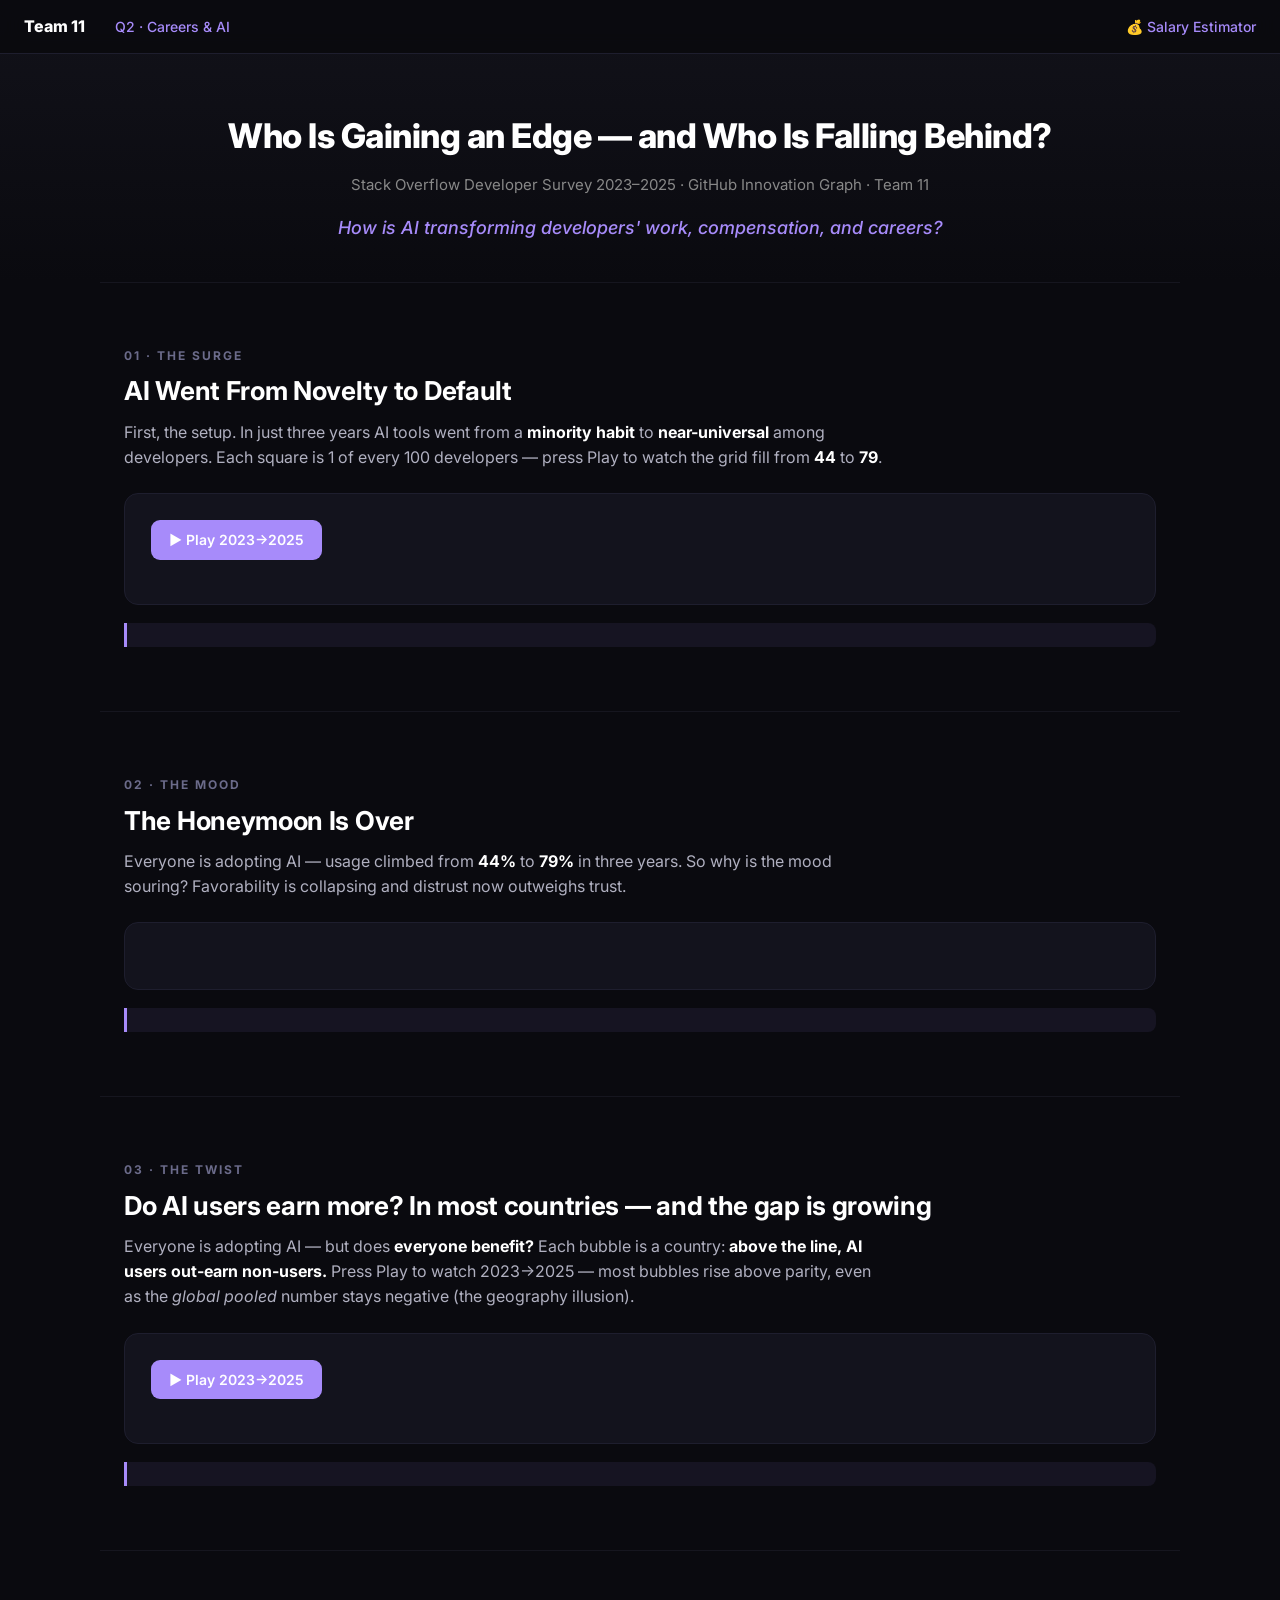
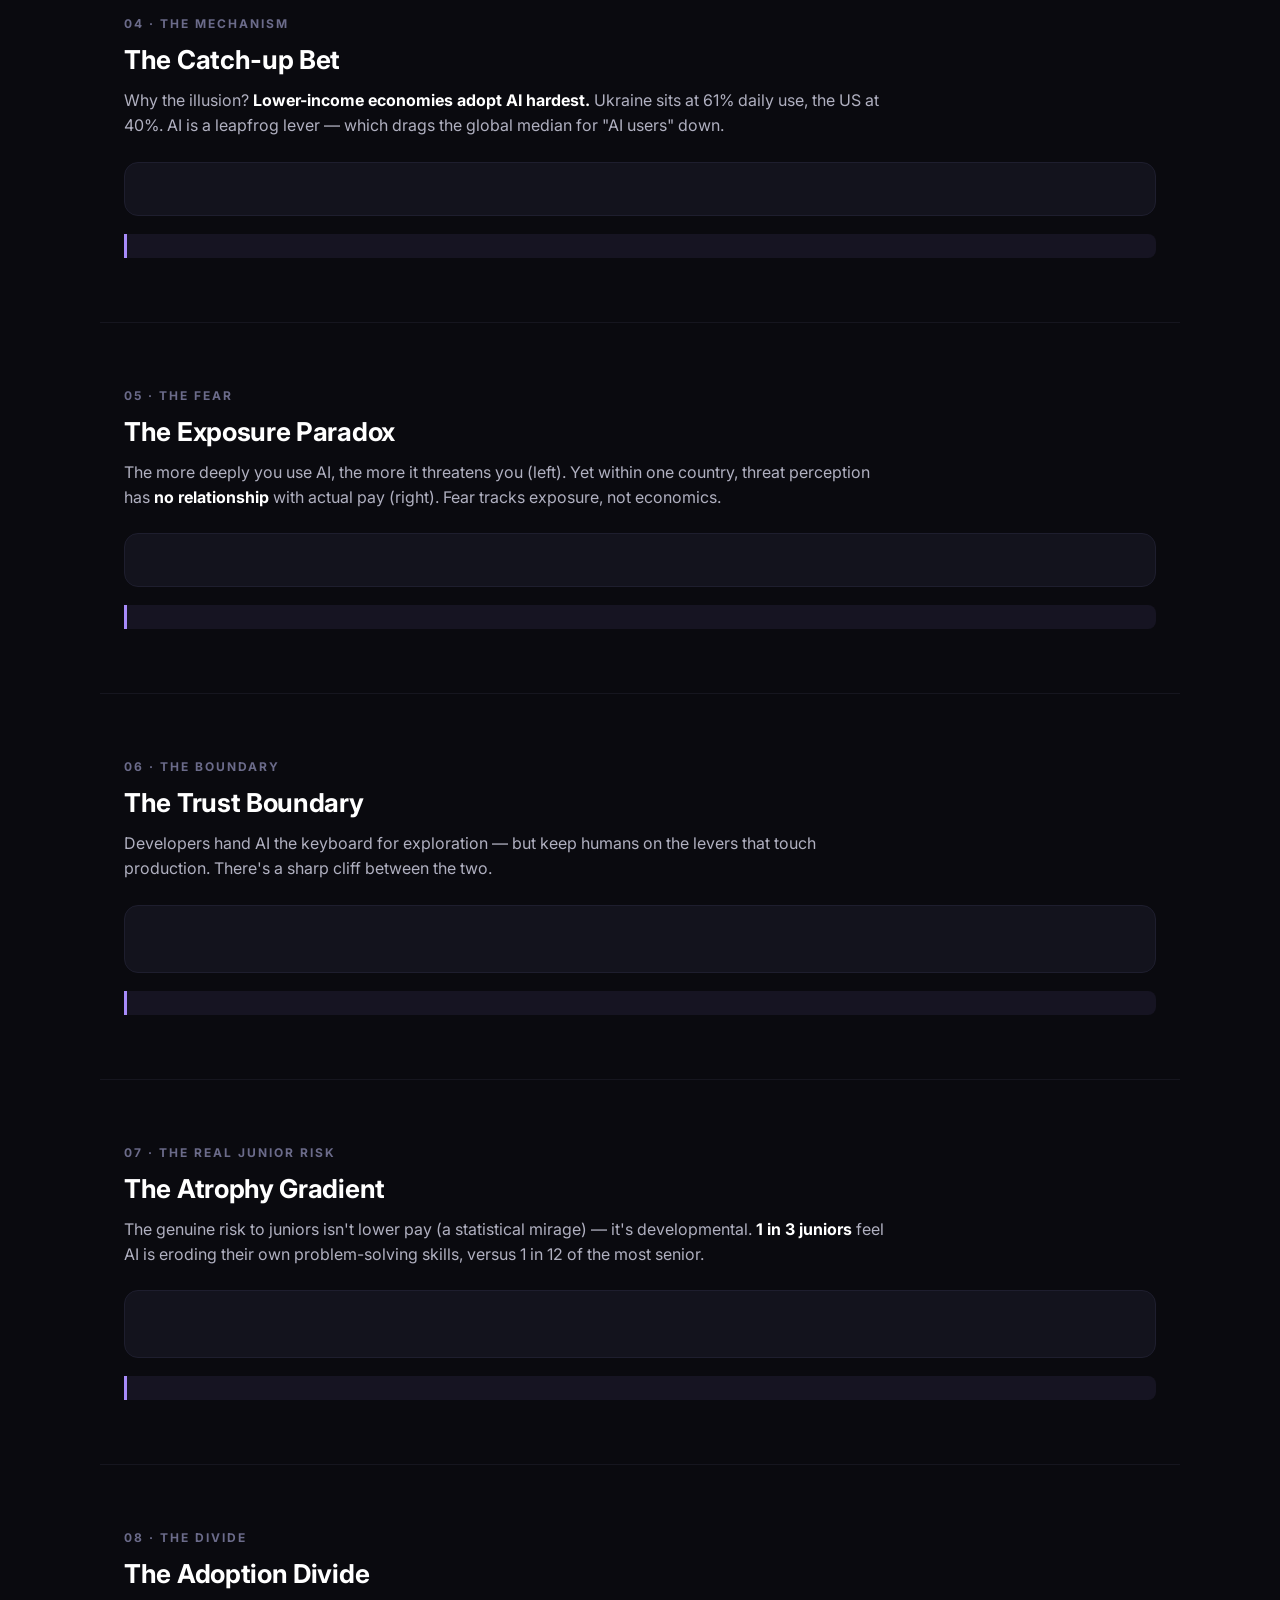
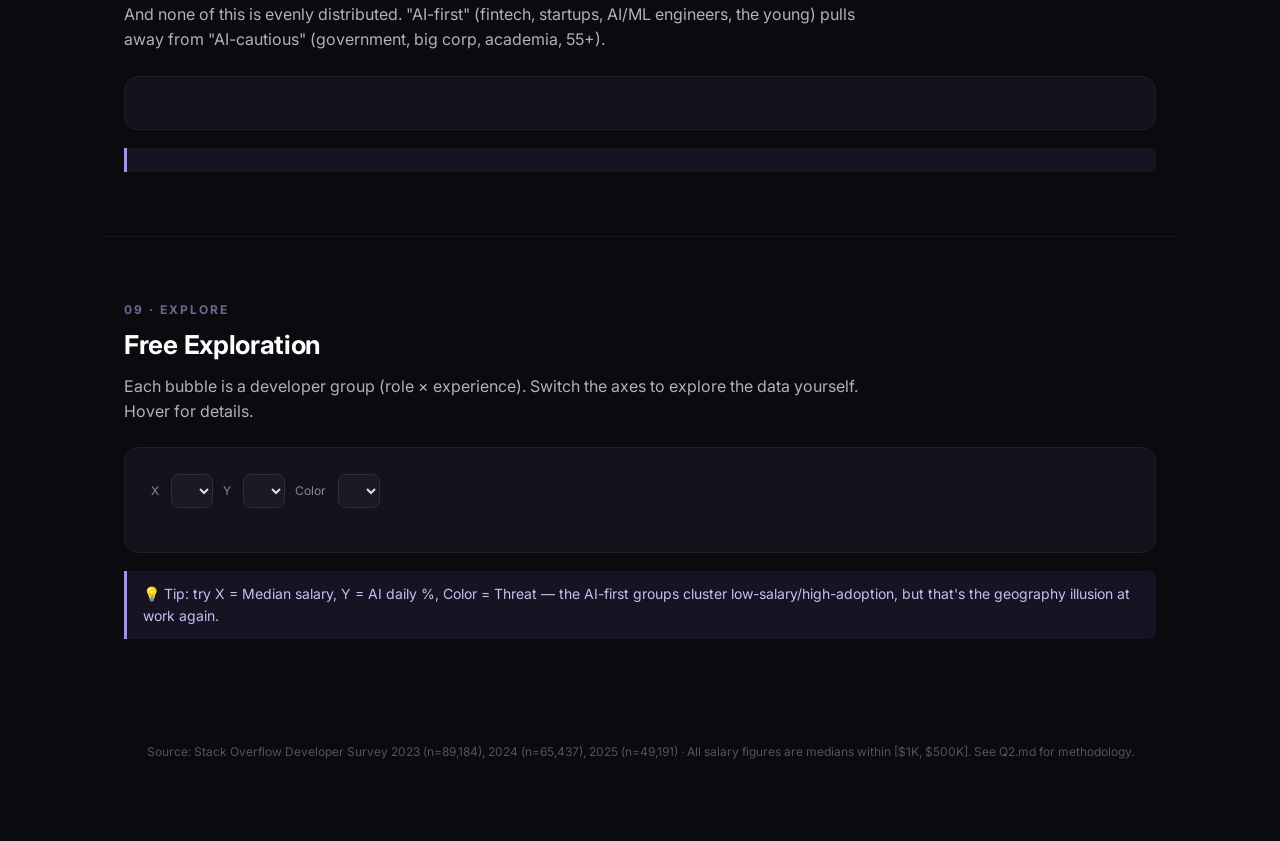
<file: viz/q2.html>
<!DOCTYPE html>
<html lang="en">
<head>
<meta charset="UTF-8">
<meta name="viewport" content="width=device-width, initial-scale=1.0">
<title>Q2: Who Is Gaining an Edge in the AI Era?</title>
<script src="https://d3js.org/d3.v7.min.js"></script>
<style>
  @import url('https://fonts.googleapis.com/css2?family=Inter:wght@300;400;500;600;700;800&display=swap');
  * { margin: 0; padding: 0; box-sizing: border-box; }
  body { font-family: 'Inter', -apple-system, sans-serif; background: #0a0a0f; color: #e0e0e0; line-height: 1.55; }

  .nav { position: fixed; top: 0; left: 0; right: 0; z-index: 100;
    background: rgba(10,10,15,0.92); backdrop-filter: blur(10px);
    border-bottom: 1px solid #1e1e2e; padding: 14px 24px; display: flex; gap: 22px; align-items: center; }
  .nav .logo { font-weight: 800; color: #fff; margin-right: 8px; }
  .nav a { color: #888; text-decoration: none; font-size: 14px; font-weight: 500; transition: color .15s; }
  .nav a:hover, .nav a.active { color: #a78bfa; }

  .header { text-align: center; padding: 110px 24px 40px; background: linear-gradient(180deg, #12121a 0%, #0a0a0f 100%); }
  .header h1 { font-size: 34px; font-weight: 800; color: #fff; margin-bottom: 10px; letter-spacing: -0.5px; }
  .header .subtitle { font-size: 15px; color: #888; }
  .header .question { font-size: 18px; color: #a78bfa; font-weight: 500; margin-top: 18px; font-style: italic; }

  .scene { max-width: 1080px; margin: 0 auto; padding: 64px 24px; border-top: 1px solid #16161f; }
  .scene-num { font-size: 12px; font-weight: 700; color: #6b6b8a; letter-spacing: 2px; text-transform: uppercase; }
  .scene-title { font-size: 26px; font-weight: 700; color: #fff; margin: 6px 0 8px; letter-spacing: -0.3px; }
  .scene-lead { font-size: 16px; color: #b0b0c0; max-width: 760px; margin-bottom: 24px; }
  .scene-lead b { color: #fff; }

  .chart-container { background: #13131d; border-radius: 14px; padding: 26px; border: 1px solid #1e1e2e; position: relative; }
  .insight { font-size: 14px; color: #c9bdf2; background: rgba(167,139,250,0.08);
    border-left: 3px solid #a78bfa; padding: 12px 16px; margin-top: 18px; border-radius: 0 8px 8px 0; }
  .insight b { color: #fff; }

  svg text { font-family: 'Inter', sans-serif; }
  .axis text { fill: #888; font-size: 11px; }
  .axis path, .axis line { stroke: #2a2a3a; }
  .gridline line { stroke: #1c1c28; }

  .tooltip { position: fixed; background: #1e1e2e; border: 1px solid #333; border-radius: 8px;
    padding: 10px 13px; font-size: 12px; color: #e0e0e0; pointer-events: none; opacity: 0;
    transition: opacity .12s; z-index: 1000; max-width: 280px; box-shadow: 0 6px 24px rgba(0,0,0,.55); }
  .tooltip strong { color: #fff; }
  .tooltip .r { display: flex; justify-content: space-between; gap: 14px; }
  .tooltip .r span:first-child { color: #999; }

  .btn { font: inherit; font-size: 14px; font-weight: 600; color: #fff; background: #a78bfa;
    border: 0; border-radius: 9px; padding: 9px 18px; cursor: pointer; transition: background .15s; }
  .btn:hover { background: #b9a3fb; }
  .btn.ghost { background: transparent; border: 1px solid #2e2e42; color: #aaa; }
  .btn.ghost.on { border-color: #a78bfa; color: #a78bfa; }
  .yrbtns { display: flex; gap: 6px; }
  .yrbtn { font: inherit; font-size: 13px; font-weight: 600; border: 1px solid #2e2e42; background: #1a1a26; color: #aaa; border-radius: 8px; padding: 7px 13px; cursor: pointer; transition: all .12s; }
  .yrbtn:hover { border-color: #4a4a64; }
  .yrbtn.on { background: #1f1f2e; border-color: #a78bfa; color: #fff; }
  .controls { display: flex; gap: 10px; align-items: center; flex-wrap: wrap; margin-bottom: 18px; }
  .controls label { font-size: 12px; color: #888; margin-right: 2px; }
  select { font: inherit; font-size: 13px; background: #1a1a26; color: #e0e0e0; border: 1px solid #2e2e42;
    border-radius: 8px; padding: 7px 10px; cursor: pointer; }

  .big-stat { font-size: 15px; color: #888; margin-top: 10px; }
  .big-stat .pos { color: #4ade80; font-weight: 700; }
  .big-stat .neg { color: #f87171; font-weight: 700; }
  .legend { display: flex; gap: 18px; flex-wrap: wrap; font-size: 12px; color: #aaa; margin-top: 14px; }
  .legend .sw { display: inline-block; width: 11px; height: 11px; border-radius: 3px; margin-right: 6px; vertical-align: middle; }
  .footer { text-align: center; padding: 40px 24px 80px; color: #555; font-size: 12px; }
  .reveal-label { font-size: 22px; font-weight: 700; transition: opacity .4s; }
</style>
</head>
<body>

<nav class="nav">
  <span class="logo">Team 11</span>
  <a href="q2.html" class="active">Q2 · Careers & AI</a>
  <a href="salary.html" style="margin-left:auto;color:#a78bfa;">💰 Salary Estimator</a>
</nav>

<header class="header">
  <h1>Who Is Gaining an Edge — and Who Is Falling Behind?</h1>
  <div class="subtitle">Stack Overflow Developer Survey 2023–2025 · GitHub Innovation Graph · Team 11</div>
  <div class="question">How is AI transforming developers' work, compensation, and careers?</div>
</header>

<!-- SCENE 0: adoption surge (the setup) -->
<section class="scene" id="s0">
  <div class="scene-num">01 · The Surge</div>
  <h2 class="scene-title">AI Went From Novelty to Default</h2>
  <p class="scene-lead">First, the setup. In just three years AI tools went from a <b>minority habit</b> to
    <b>near-universal</b> among developers. Each square is 1 of every 100 developers — press Play to watch
    the grid fill from <b>44</b> to <b>79</b>.</p>
  <div class="chart-container">
    <div class="controls">
      <button class="btn" id="playBtn0">▶ Play 2023→2025</button>
      <div class="yrbtns" id="yrBtns0"></div>
      <span class="legend" id="legend0" style="margin:0 0 0 8px"></span>
    </div>
    <div id="chart0"></div>
    <div class="big-stat" id="stat0"></div>
  </div>
  <div class="insight" id="insight0"></div>
</section>

<!-- SCENE 1 -->
<section class="scene" id="s1">
  <div class="scene-num">02 · The Mood</div>
  <h2 class="scene-title">The Honeymoon Is Over</h2>
  <p class="scene-lead">Everyone is adopting AI — usage climbed from <b>44%</b> to <b>79%</b> in three years.
    So why is the mood souring? Favorability is collapsing and distrust now outweighs trust.</p>
  <div class="chart-container"><div id="chart1"></div>
    <div class="legend" id="legend1"></div></div>
  <div class="insight" id="insight1"></div>
</section>

<!-- SCENE 2 -->
<section class="scene" id="s2">
  <div class="scene-num">03 · The Twist</div>
  <h2 class="scene-title">Do AI users earn more? In most countries — and the gap is growing</h2>
  <p class="scene-lead">Everyone is adopting AI — but does <b>everyone benefit?</b> Each bubble is a country:
    <b>above the line, AI users out-earn non-users.</b> Press Play to watch 2023→2025 — most bubbles
    rise above parity, even as the <i>global pooled</i> number stays negative (the geography illusion).</p>
  <div class="chart-container">
    <div class="controls">
      <button class="btn" id="playBtn">▶ Play 2023→2025</button>
      <div class="yrbtns" id="yrBtns"></div>
      <span class="legend" id="legend2" style="margin:0 0 0 8px"></span>
    </div>
    <div id="chart2"></div>
    <div class="big-stat" id="stat2"></div>
  </div>
  <div class="insight" id="insight2"></div>
</section>

<!-- SCENE 3 -->
<section class="scene" id="s3">
  <div class="scene-num">04 · The Mechanism</div>
  <h2 class="scene-title">The Catch-up Bet</h2>
  <p class="scene-lead">Why the illusion? <b>Lower-income economies adopt AI hardest.</b>
    Ukraine sits at 61% daily use, the US at 40%. AI is a leapfrog lever — which drags the global
    median for "AI users" down.</p>
  <div class="chart-container"><div id="chart3"></div></div>
  <div class="insight" id="insight3"></div>
</section>

<!-- SCENE 4 -->
<section class="scene" id="s4">
  <div class="scene-num">05 · The Fear</div>
  <h2 class="scene-title">The Exposure Paradox</h2>
  <p class="scene-lead">The more deeply you use AI, the more it threatens you (left).
    Yet within one country, threat perception has <b>no relationship</b> with actual pay (right).
    Fear tracks exposure, not economics.</p>
  <div class="chart-container"><div id="chart4"></div></div>
  <div class="insight" id="insight4"></div>
</section>

<!-- SCENE 5 -->
<section class="scene" id="s5">
  <div class="scene-num">06 · The Boundary</div>
  <h2 class="scene-title">The Trust Boundary</h2>
  <p class="scene-lead">Developers hand AI the keyboard for exploration — but keep humans on the
    levers that touch production. There's a sharp cliff between the two.</p>
  <div class="chart-container"><div id="chart5"></div>
    <div class="legend" id="legend5"></div></div>
  <div class="insight" id="insight5"></div>
</section>

<!-- SCENE 6 -->
<section class="scene" id="s6">
  <div class="scene-num">07 · The Real Junior Risk</div>
  <h2 class="scene-title">The Atrophy Gradient</h2>
  <p class="scene-lead">The genuine risk to juniors isn't lower pay (a statistical mirage) — it's
    developmental. <b>1 in 3 juniors</b> feel AI is eroding their own problem-solving skills,
    versus 1 in 12 of the most senior.</p>
  <div class="chart-container"><div id="chart6"></div>
    <div class="legend" id="legend6"></div></div>
  <div class="insight" id="insight6"></div>
</section>

<!-- SCENE 7 -->
<section class="scene" id="s7">
  <div class="scene-num">08 · The Divide</div>
  <h2 class="scene-title">The Adoption Divide</h2>
  <p class="scene-lead">And none of this is evenly distributed. "AI-first" (fintech, startups, AI/ML
    engineers, the young) pulls away from "AI-cautious" (government, big corp, academia, 55+).</p>
  <div class="chart-container"><div id="chart7"></div></div>
  <div class="insight" id="insight7"></div>
</section>

<!-- SCENE 8 -->
<section class="scene" id="s8">
  <div class="scene-num">09 · Explore</div>
  <h2 class="scene-title">Free Exploration</h2>
  <p class="scene-lead">Each bubble is a developer group (role × experience). Switch the axes to
    explore the data yourself. Hover for details.</p>
  <div class="chart-container">
    <div class="controls">
      <label>X</label><select id="xSel"></select>
      <label>Y</label><select id="ySel"></select>
      <label>Color</label><select id="cSel"></select>
    </div>
    <div id="chart8"></div>
  </div>
  <div class="insight">💡 Tip: try X = Median salary, Y = AI daily %, Color = Threat — the AI-first
    groups cluster low-salary/high-adoption, but that's the geography illusion at work again.</div>
</section>

<div class="footer">
  Source: Stack Overflow Developer Survey 2023 (n=89,184), 2024 (n=65,437), 2025 (n=49,191) ·
  All salary figures are medians within [$1K, $500K]. See Q2.md for methodology.
</div>

<div class="tooltip" id="tt"></div>

<script>
const tt = d3.select("#tt");
const fmt$ = d => "$" + d3.format(",")(Math.round(d));
const fmtK = d => "$" + d3.format(".0f")(d/1000) + "K";
function showTT(html, ev) { tt.html(html).style("opacity",1).style("left",(ev.clientX+14)+"px").style("top",(ev.clientY+14)+"px"); }
function hideTT() { tt.style("opacity",0); }

// scene activation. NOTE: observe() is called only after all activators are
// defined (end of the data .then()), so the observer's initial callback for any
// scene already in view at load — i.e. Scene 1 — fires with its activator ready.
const seen = new Set();
const obs = new IntersectionObserver((entries)=>{
  entries.forEach(e=>{ const fn=activators[e.target.id];
    if(e.isIntersecting && fn && !seen.has(e.target.id)){ seen.add(e.target.id); fn(); } });
},{threshold:0.15});
const activators = {};

Promise.all([
  d3.json("data/q2_temporal.json"),
  d3.json("data/q2_premium.json"),
  d3.json("data/q2_country.json"),
  d3.json("data/q2_exposure.json"),
  d3.json("data/q2_tasks.json"),
  d3.json("data/q2_atrophy.json"),
  d3.json("data/q2_divide.json"),
  d3.json("data/q2_groups.json"),
  d3.json("data/q2_country_years.json"),
]).then(([temporal, premium, country, exposure, tasks, atrophy, divide, groups, countryYears])=>{

  /* ---------- SCENE 0: adoption surge — waffle (100 devs) over years ---------- */
  (function(){
    const yrs=temporal.years, using=temporal.series.using, noplan=temporal.series.noplan;
    const W=980,H=300,cols=25,rowsN=4,N=100;
    const m={t:18,r:30,b:18,l:30};
    const cw=(W-m.l-m.r)/cols, ch=(H-m.t-m.b)/rowsN, pad=4, sz=Math.min(cw,ch)-pad;
    const svg=d3.select("#chart0").append("svg").attr("viewBox",`0 0 ${W} ${H}`).style("width","100%");
    // big watermark year
    const wm=svg.append("text").attr("x",W-m.r-6).attr("y",H-m.b-6).attr("text-anchor","end")
      .attr("font-size",150).attr("font-weight",800).attr("fill","#fff").attr("opacity",0.04);
    // cells (fill order: bottom-left → up, so the grid "fills up")
    const cells=d3.range(N).map(i=>{
      const col=i%cols, row=rowsN-1-Math.floor(i/cols);   // fill from bottom row up
      return {i, x:m.l+col*cw+pad/2, y:m.t+row*ch+pad/2};
    });
    const rects=svg.selectAll("rect").data(cells).join("rect")
      .attr("x",d=>d.x).attr("y",d=>d.y).attr("width",sz).attr("height",sz).attr("rx",3)
      .attr("fill","#23232f");
    const stat=d3.select("#stat0");
    d3.select("#legend0").html(`<span><span class="sw" style="background:#a78bfa"></span>uses AI tools</span> &nbsp; <span><span class="sw" style="background:#23232f;border:1px solid #333"></span>does not</span>`);
    let curY=yrs[0], playing=false, timer=null;
    function render(year,animate){
      curY=year; const idx=yrs.indexOf(year), dur=animate?700:0;
      wm.text(year);
      d3.selectAll("#yrBtns0 .yrbtn").classed("on",d=>d===year);
      const filled=Math.round(using[idx]);
      rects.transition().duration(dur).delay((d)=> animate? d.i*8:0)
        .attr("fill",d=>d.i<filled?"#a78bfa":"#23232f");
      stat.html(`<b>${year}</b> · <span style="color:#a78bfa;font-weight:700">${using[idx]}%</span> of developers use AI tools `+
        `· only ${noplan[idx]}% have no plan to. ${year==="2025"?"Daily use is now the single most common answer.":""}`);
    }
    function stop(){ playing=false; if(timer)clearInterval(timer); timer=null; d3.select("#playBtn0").text("▶ Play 2023→2025"); }
    function play(){
      if(playing){ stop(); return; }
      playing=true; d3.select("#playBtn0").text("❚❚ Pause");
      let i=yrs.indexOf(curY); if(i>=yrs.length-1) i=-1;
      const tick=()=>{ i++; render(yrs[i],true); if(i>=yrs.length-1) stop(); };
      tick(); timer=setInterval(tick,1500);
    }
    d3.select("#yrBtns0").selectAll("button").data(yrs).join("button").attr("class","yrbtn").text(d=>d)
      .on("click",(ev,d)=>{ stop(); render(d,true); });
    d3.select("#playBtn0").on("click",play);
    activators["s0"]=()=>{ render(yrs[0],false); setTimeout(()=>{ if(!playing) play(); },600); };
    d3.select("#insight0").html(`<b>Adoption is near-universal — and accelerating.</b> AI tool use jumped <b>44% → 62% → 79%</b> in three years, while "no plan to use it" shrank to just 16%. So the pressing question isn't <i>whether</i> developers use AI — it's whether everyone who does is actually <b>better off for it</b>. That's what the next scenes test.`);
  })();

  /* ---------- SCENE 1: sentiment "river" (diverging stacked stream) ---------- */
  (function(){
    const W=980,H=420,m={t:24,r:150,b:40,l:48};
    const svg=d3.select("#chart1").append("svg").attr("viewBox",`0 0 ${W} ${H}`).style("width","100%");
    const years=temporal.years.map(Number);
    // order bottom→top so favorable sits above the zero baseline, unfavorable below
    const cats=[
      {key:"Very unfavorable",color:"#dc2626"},
      {key:"Unfavorable",color:"#f87171"},
      {key:"Indifferent",color:"#6b7280"},
      {key:"Favorable",color:"#4ade80"},
      {key:"Very favorable",color:"#16a34a"},
    ];
    // diverging baseline: negatives (unfavorable side) go down, positives (favorable) go up, indifferent straddles
    const x=d3.scalePoint().domain(years).range([m.l,W-m.r]).padding(0.05);
    const y=d3.scaleLinear().domain([-45,80]).range([H-m.b,m.t]);
    // build stacked offsets per year with indifferent centered on 0
    const stacks=years.map((yr,i)=>{
      const v=k=>temporal.sentiment[k][i]||0;
      const ind=v("Indifferent");
      let acc=ind/2;                          // favorable side grows upward from +ind/2
      const up={};
      ["Favorable","Very favorable"].forEach(k=>{ up[k]=[acc,acc+v(k)]; acc+=v(k); });
      acc=-ind/2;                             // unfavorable side grows downward
      const dn={};
      ["Unfavorable","Very unfavorable"].forEach(k=>{ dn[k]=[acc-v(k),acc]; acc-=v(k); });
      const indBand=[-ind/2,ind/2];
      return {yr,i,bands:{...up,...dn,Indifferent:indBand}};
    });
    svg.append("g").attr("class","axis").attr("transform",`translate(0,${H-m.b})`).call(d3.axisBottom(x).tickFormat(d3.format("d")));
    svg.append("line").attr("x1",m.l).attr("x2",W-m.r).attr("y1",y(0)).attr("y2",y(0)).attr("stroke","#444").attr("stroke-dasharray","3 3");
    const area=cat=>d3.area().x(s=>x(s.yr)).y0(s=>y(s.bands[cat][0])).y1(s=>y(s.bands[cat][1])).curve(d3.curveMonotoneX);
    const lg=d3.select("#legend1");
    activators["s1"]=()=>{
      cats.forEach((c,ci)=>{
        svg.append("path").datum(stacks).attr("fill",c.color).attr("opacity",0)
          .attr("d",area(c.key))
          .on("mousemove",ev=>showTT(`<strong>${c.key}</strong><div class="r"><span>2023→2025</span><span>${temporal.sentiment[c.key].map(v=>v+"%").join(" → ")}</span></div>`,ev))
          .on("mouseleave",hideTT)
          .transition().duration(700).delay(ci*90).attr("opacity",0.9);
        // right-edge labels with the 2025 share
        const last=stacks[stacks.length-1].bands[c.key];
        svg.append("text").attr("x",W-m.r+10).attr("y",y((last[0]+last[1])/2)).attr("dy","0.35em")
          .attr("fill",c.color).attr("font-size",11.5).attr("font-weight",600).attr("opacity",0)
          .text(`${c.key} ${temporal.sentiment[c.key][2]}%`)
          .transition().delay(ci*90+500).attr("opacity",1);
      });
      // adoption overlay line (thin) — usage rising, on a secondary read
      const usage=temporal.series.using;
      const yU=d3.scaleLinear().domain([0,100]).range([H-m.b,m.t]);
      const ln=d3.line().x((d,i)=>x(years[i])).y(d=>yU(d)).curve(d3.curveMonotoneX);
      const p=svg.append("path").datum(usage).attr("fill","none").attr("stroke","#fff").attr("stroke-width",1.5)
        .attr("stroke-dasharray","2 3").attr("opacity",0.55).attr("d",ln);
      svg.append("text").attr("x",x(years[0])).attr("y",yU(usage[0])-8).attr("fill","#bbb").attr("font-size",10).attr("opacity",0)
        .text("AI adoption "+usage[0]+"%→"+usage[2]+"%").transition().delay(700).attr("opacity",0.8);
      lg.html(`<span style="color:#16a34a">▲ favorable</span> · <span style="color:#6b7280">indifferent</span> · <span style="color:#dc2626">▼ unfavorable</span> · <span style="color:#fff">┄ AI adoption</span> &nbsp; (band width = share of developers)`);
    };
    d3.select("#insight1").html(`<b>The trough of disillusionment.</b> The red (unfavorable) bank of the river <b>swells from 3% to 21%</b> as adoption climbs to 79% — the more developers actually rely on AI, the more they sour on it. Confirmed within the USA alone (favorable 77% → 54%).`);
  })();

  /* ---------- SCENE 2: country bubbles over years ---------- */
  (function(){
    const W=980,H=560,m={t:24,r:30,b:62,l:64};
    const svg=d3.select("#chart2").append("svg").attr("viewBox",`0 0 ${W} ${H}`).style("width","100%");
    const CY=countryYears, yrs=CY.years;
    const allN=d3.max(CY.countries,c=>d3.max(yrs,y=>c.years[y]?c.years[y].n:0));
    const x=d3.scaleLog().domain([14000,210000]).range([m.l,W-m.r]);
    const y=d3.scaleLinear().domain([-45,60]).range([H-m.b,m.t]);
    const r=d3.scaleSqrt().domain([0,allN]).range([4,46]);
    const col=t=>t==="high"?"#3a9d8e":"#cf7a3a";
    const labelSet=new Set(["United States of America","United Kingdom of Great Britain and Northern Ireland",
      "Germany","France","Canada","India","Ukraine","Brazil","Japan","Poland","South Korea"]);
    const shortName=c=>({"United States of America":"USA","United Kingdom of Great Britain and Northern Ireland":"UK"}[c]||c);
    // watermark year (behind everything)
    const wm=svg.append("text").attr("x",W-m.r-10).attr("y",H-m.b-30).attr("text-anchor","end")
      .attr("font-size",170).attr("font-weight",800).attr("fill","#ffffff").attr("opacity",0.04);
    // gridlines + axes
    svg.append("g").attr("class","gridline").selectAll("line").data(y.ticks(6)).join("line")
      .attr("x1",m.l).attr("x2",W-m.r).attr("y1",d=>y(d)).attr("y2",d=>y(d));
    svg.append("g").attr("class","axis").attr("transform",`translate(0,${H-m.b})`)
      .call(d3.axisBottom(x).tickValues([20000,30000,50000,80000,150000]).tickFormat(fmtK));
    svg.append("g").attr("class","axis").attr("transform",`translate(${m.l},0)`)
      .call(d3.axisLeft(y).tickValues([-40,-20,0,20,40,60]).tickFormat(d=>(d>0?"+":"")+d+"%"));
    svg.append("text").attr("x",(m.l+W-m.r)/2).attr("y",H-8).attr("text-anchor","middle").attr("fill","#888").attr("font-size",11)
      .text("← lower-paying countries      Country's typical pay (log)      higher-paying →");
    svg.append("text").attr("transform","rotate(-90)").attr("x",-(m.t+H-m.b)/2).attr("y",16).attr("text-anchor","middle").attr("fill","#888").attr("font-size",11)
      .text("AI-user vs non-user pay gap (%)");
    // parity line
    svg.append("line").attr("x1",m.l).attr("x2",W-m.r).attr("y1",y(0)).attr("y2",y(0)).attr("stroke","#7a7a90").attr("stroke-dasharray","5 4");
    svg.append("text").attr("x",m.l+6).attr("y",y(0)-6).attr("fill","#9a9ab0").attr("font-size",11).text("parity — AI users earn the same");
    svg.append("text").attr("x",W-m.r).attr("y",m.t+4).attr("text-anchor","end").attr("fill","#4ade80").attr("font-size",11).text("above the line = AI users earn more ▲");
    // pooled (Simpson's-paradox) marker
    const pooledG=svg.append("g");
    const gBub=svg.append("g"), gLab=svg.append("g");
    const stat=d3.select("#stat2");
    d3.select("#legend2").html(`<span><span class="sw" style="background:#3a9d8e"></span>higher-income</span> &nbsp; <span><span class="sw" style="background:#cf7a3a"></span>lower-income</span> &nbsp;·&nbsp; size = #devs`);

    let curYear=yrs[0], playing=false, timer=null;
    function render(year, animate){
      curYear=year;
      const dur=animate?900:0;
      wm.text(year);
      d3.selectAll("#yrBtns .yrbtn").classed("on",d=>d===year);
      const data=CY.countries.filter(c=>c.years[year]).map(c=>({...c, d:c.years[year]}));
      // bubbles (keyed by country for smooth tweening)
      gBub.selectAll("circle").data(data,d=>d.country).join(
        en=>en.append("circle").attr("cx",d=>x(d.d.pay)).attr("cy",d=>y(d.d.gap)).attr("r",0)
              .attr("fill",d=>col(d.tier)).attr("opacity",0.82).attr("stroke","#0a0a0f").attr("stroke-width",1),
        up=>up, ex=>ex.transition().duration(dur).attr("r",0).remove())
        .on("mousemove",(ev,d)=>showTT(`<strong>${shortName(d.country)}</strong><div class="r"><span>Typical pay</span><span>${fmt$(d.d.pay)}</span></div><div class="r"><span>AI pay gap</span><span>${(d.d.gap>0?"+":"")+d.d.gap}%</span></div><div class="r"><span>#devs</span><span>${d.d.n.toLocaleString()}</span></div>`,ev))
        .on("mouseleave",hideTT)
        .transition().duration(dur).attr("cx",d=>x(d.d.pay)).attr("cy",d=>y(d.d.gap)).attr("r",d=>r(d.d.n)).attr("fill",d=>col(d.tier));
      // labels for key countries
      gLab.selectAll("text").data(data.filter(d=>labelSet.has(d.country)),d=>d.country).join(
        en=>en.append("text").attr("x",d=>x(d.d.pay)).attr("y",d=>y(d.d.gap)).attr("text-anchor","middle").attr("dy","0.32em")
              .attr("fill","#10101a").attr("font-size",10.5).attr("font-weight",700).attr("paint-order","stroke")
              .attr("stroke","#dfe8e6").attr("stroke-width",2.5).text(d=>shortName(d.country)),
        up=>up, ex=>ex.remove())
        .transition().duration(dur).attr("x",d=>x(d.d.pay)).attr("y",d=>y(d.d.gap));
      // pooled marker line
      const pg=CY.pooled[year];
      pooledG.selectAll("line").data([pg]).join("line").attr("x1",m.l).attr("x2",W-m.r)
        .attr("stroke","#f87171").attr("stroke-width",1.5).attr("stroke-dasharray","2 4").attr("opacity",0.7)
        .transition().duration(dur).attr("y1",y(pg)).attr("y2",y(pg));
      pooledG.selectAll("text").data([pg]).join("text").attr("x",W-m.r).attr("text-anchor","end")
        .attr("fill","#f87171").attr("font-size",10).attr("opacity",0.85).text(`global pooled ${pg>0?"+":""}${pg}% (the illusion)`)
        .transition().duration(dur).attr("y",y(pg)+(pg<0?14:-6));
      const above=data.filter(d=>d.d.gap>0).length;
      stat.html(`<b>${year}</b> · ${above} of ${data.length} countries above parity (AI users earn more) · the global pooled number sits at <span class="neg">${pg}%</span> — negative, even though most countries are positive. <i>That's the geography illusion.</i>`);
    }
    function stop(){ playing=false; if(timer)clearInterval(timer); timer=null; d3.select("#playBtn").text("▶ Play 2023→2025"); }
    function play(){
      if(playing){ stop(); return; }
      playing=true; d3.select("#playBtn").text("❚❚ Pause");
      let i=yrs.indexOf(curYear);
      if(i>=yrs.length-1) i=-1;            // restart if sitting on the last year
      const tick=()=>{ i++; render(yrs[i],true); if(i>=yrs.length-1) stop(); };
      tick();
      timer=setInterval(tick,1400);
    }
    // build year buttons
    d3.select("#yrBtns").selectAll("button").data(yrs).join("button").attr("class","yrbtn").text(d=>d)
      .on("click",(ev,d)=>{ stop(); render(d,true); });
    d3.select("#playBtn").on("click",play);
    activators["s2"]=()=>{ render(yrs[0],false); setTimeout(()=>{ if(!playing) play(); },700); };
    d3.select("#insight2").html(`<b>Simpson's Paradox — the gap is growing.</b> Watch the bubbles climb: by 2025 most countries sit <b>above parity</b> (AI users earn more), and high-income countries lead. Yet the dashed red <i>global pooled</i> line stays <b>negative</b> — because AI-eager developers cluster in lower-income economies that earn less in USD. Pool the world together and AI looks like a penalty; split by country and it's a premium almost everywhere.`);
  })();

  /* ---------- SCENE 3: catch-up scatter ---------- */
  (function(){
    const W=980,H=440,m={t:20,r:30,b:50,l:60};
    const svg=d3.select("#chart3").append("svg").attr("viewBox",`0 0 ${W} ${H}`).style("width","100%");
    const x=d3.scaleLinear().domain([0,160000]).range([m.l,W-m.r]).nice();
    const y=d3.scaleLinear().domain([30,65]).range([H-m.b,m.t]).nice();
    const r=d3.scaleSqrt().domain([0,d3.max(country,d=>d.n)]).range([3,26]);
    svg.append("g").attr("class","gridline").selectAll("line").data(y.ticks(6)).join("line").attr("x1",m.l).attr("x2",W-m.r).attr("y1",d=>y(d)).attr("y2",d=>y(d));
    svg.append("g").attr("class","axis").attr("transform",`translate(0,${H-m.b})`).call(d3.axisBottom(x).ticks(6).tickFormat(fmtK));
    svg.append("g").attr("class","axis").attr("transform",`translate(${m.l},0)`).call(d3.axisLeft(y).ticks(6).tickFormat(d=>d+"%"));
    svg.append("text").attr("x",(W)/2).attr("y",H-8).attr("text-anchor","middle").attr("fill","#888").attr("font-size",12).text("National median developer salary (USD)");
    svg.append("text").attr("transform","rotate(-90)").attr("x",-(H/2)).attr("y",16).attr("text-anchor","middle").attr("fill","#888").attr("font-size",12).text("AI daily adoption %");
    // trend line (least squares)
    const n=country.length, sx=d3.sum(country,d=>d.median_comp), sy=d3.sum(country,d=>d.ai_daily_pct);
    const sxy=d3.sum(country,d=>d.median_comp*d.ai_daily_pct), sxx=d3.sum(country,d=>d.median_comp*d.median_comp);
    const slope=(n*sxy-sx*sy)/(n*sxx-sx*sx), intc=(sy-slope*sx)/n;
    svg.append("line").attr("x1",x(0)).attr("y1",y(intc)).attr("x2",x(160000)).attr("y2",y(intc+slope*160000))
      .attr("stroke","#fb923c").attr("stroke-width",2).attr("stroke-dasharray","6 4").attr("opacity",0.7);
    const label=new Set(["United States of America","Ukraine","Spain","Germany","India","Poland"]);
    activators["s3"]=()=>{
      svg.selectAll("circle").data(country).join("circle").attr("cx",d=>x(d.median_comp)).attr("cy",d=>y(d.ai_daily_pct))
        .attr("r",0).attr("fill","#a78bfa").attr("opacity",0.7).attr("stroke","#0a0a0f")
        .on("mousemove",(ev,d)=>showTT(`<strong>${d.country}</strong><div class="r"><span>Median pay</span><span>${fmt$(d.median_comp)}</span></div><div class="r"><span>AI daily</span><span>${d.ai_daily_pct}%</span></div><div class="r"><span>n</span><span>${d.n}</span></div>`,ev))
        .on("mouseleave",hideTT)
        .transition().duration(700).delay((d,i)=>i*15).attr("r",d=>r(d.n));
      svg.selectAll(".clab").data(country.filter(d=>label.has(d.country))).join("text").attr("class","clab")
        .attr("x",d=>x(d.median_comp)).attr("y",d=>y(d.ai_daily_pct)-r(d.n)-4).attr("text-anchor","middle")
        .attr("fill","#ddd").attr("font-size",11).attr("opacity",0).text(d=>d.country==="United States of America"?"USA":d.country)
        .transition().delay(600).duration(400).attr("opacity",1);
    };
    d3.select("#insight3").html(`<b>The richest markets are the most cautious.</b> The downward trend (orange) shows adoption falling as national income rises. This adoption-vs-income gradient is exactly what manufactures the global salary illusion of Scene 2.`);
  })();

  /* ---------- SCENE 4: exposure paradox — beeswarm "scissors" ---------- */
  (function(){
    const W=980,H=440,m={t:40,r:60,b:54,l:60};
    const svg=d3.select("#chart4").append("svg").attr("viewBox",`0 0 ${W} ${H}`).style("width","100%");
    const groups=["Feel threatened","Not threatened","Unsure"];   // x categories
    const pts=exposure.points, pay=exposure.pay_by_threat;
    const threatByGroup={}; pay.forEach(p=>threatByGroup[p.threat]=p);
    const x=d3.scalePoint().domain(groups).range([m.l+90,W-m.r-90]).padding(0.5);
    const y=d3.scaleLinear().domain([0,300000]).range([H-m.b,m.t]);   // salary
    svg.append("g").attr("class","axis").attr("transform",`translate(${m.l},0)`).call(d3.axisLeft(y).ticks(6).tickFormat(fmtK));
    svg.append("text").attr("transform","rotate(-90)").attr("x",-H/2).attr("y",16).attr("text-anchor","middle").attr("fill","#888").attr("font-size",12).text("Annual salary (USA, USD)");
    // beeswarm x-offset within each group (dot-density jitter)
    function swarm(vals){
      const r=3, simN=[]; const sorted=[...vals].sort((a,b)=>a-b);
      const placed=[];
      return sorted.map(v=>{
        const cy=y(v); let side=0, step=0;
        // simple collision: walk outward until no overlap with same-row dots
        let ox=0, ok=false, tries=0;
        while(!ok && tries<60){
          ok=placed.every(p=>Math.abs(p.cy-cy)>2*r || Math.abs(p.ox-ox)>2*r);
          if(ok) break;
          step++; side=-side|| (step%2?1:-1); ox=(step%2?1:-1)*Math.ceil(step/2)*(2*r); tries++;
        }
        placed.push({cy,ox}); return {v,cy,ox};
      });
    }
    const yThreat=d3.scaleLinear().domain([0,25]).range([H-m.b,m.t]);  // secondary for the climbing curve
    activators["s4"]=()=>{
      groups.forEach((grp,gi)=>{
        const cx=x(grp), vals=pts[grp]||[], med=threatByGroup[grp].median_comp;
        const sw=swarm(vals);
        const g=svg.append("g");
        g.selectAll("circle").data(sw).join("circle")
          .attr("cx",cx).attr("cy",d=>d.cy).attr("r",0)
          .attr("fill",grp==="Feel threatened"?"#f87171":grp==="Not threatened"?"#4ade80":"#9ca3af").attr("opacity",0.55)
          .transition().duration(600).delay((d,i)=>gi*120+i*1.2).attr("cx",d=>cx+d.ox).attr("r",2.6);
        // median bar (shows the flatness across groups)
        g.append("line").attr("x1",cx-46).attr("x2",cx+46).attr("y1",y(med)).attr("y2",y(med))
          .attr("stroke","#fff").attr("stroke-width",2.5).attr("opacity",0).transition().delay(700).attr("opacity",1);
        g.append("text").attr("x",cx).attr("y",y(med)-8).attr("text-anchor","middle").attr("fill","#fff").attr("font-size",12).attr("font-weight",700)
          .attr("opacity",0).text(fmt$(med)).transition().delay(800).attr("opacity",1);
        // group label + threat %
        g.append("text").attr("x",cx).attr("y",H-m.b+18).attr("text-anchor","middle").attr("fill","#ccc").attr("font-size",12).text(grp);
        g.append("text").attr("x",cx).attr("y",H-m.b+34).attr("text-anchor","middle").attr("fill","#f87171").attr("font-size",11)
          .text(`${threatByGroup[grp].n.toLocaleString()} devs`);
      });
      // dashed line connecting the three medians → visibly flat ("one blade of the scissors")
      const mline=d3.line().x(d=>x(d.threat)).y(d=>y(d.median_comp));
      svg.append("path").datum(pay).attr("fill","none").attr("stroke","#fff").attr("stroke-width",1.5).attr("stroke-dasharray","5 4")
        .attr("opacity",0).attr("d",mline).transition().delay(900).attr("opacity",0.6);
      svg.append("text").attr("x",W-m.r-80).attr("y",y(150000)-14).attr("fill","#fff").attr("font-size",11).attr("font-style","italic")
        .attr("opacity",0).text("medians ≈ flat").transition().delay(1100).attr("opacity",0.8);
    };
    d3.select("#insight4").html(`<b>Fear rises with exposure — pay doesn't budge.</b> Each dot is a US developer's salary. The three clouds (and their white medians) sit at the <b>same height</b> whether or not someone feels threatened — yet threat perception climbs from 10% (non-users) to 21% (daily agent users). The anxiety is psychological, not financial.`);
  })();

  /* ---------- SCENE 5: trust boundary — delegation spectrum ---------- */
  (function(){
    const W=980,H=440,m={t:50,r:40,b:70,l:40};
    const svg=d3.select("#chart5").append("svg").attr("viewBox",`0 0 ${W} ${H}`).style("width","100%");
    const x=d3.scaleLinear().domain([0,62]).range([m.l+40,W-m.r-40]);   // "% doing this with AI now"
    const axisY=H-m.b;
    // gradient strip background: left = human-only, right = AI-heavy
    const defs=svg.append("defs"); const grad=defs.append("linearGradient").attr("id","delg").attr("x1","0").attr("x2","1");
    grad.append("stop").attr("offset","0").attr("stop-color","#f87171").attr("stop-opacity",.18);
    grad.append("stop").attr("offset","1").attr("stop-color","#4ade80").attr("stop-opacity",.18);
    svg.append("rect").attr("x",x(0)).attr("y",axisY-12).attr("width",x(62)-x(0)).attr("height",24).attr("rx",12).attr("fill","url(#delg)");
    svg.append("g").attr("class","axis").attr("transform",`translate(0,${axisY+22})`).call(d3.axisBottom(x).ticks(6).tickFormat(d=>d+"%"));
    svg.append("text").attr("x",x(0)).attr("y",axisY+58).attr("fill","#f87171").attr("font-size",12).text("◀ kept human");
    svg.append("text").attr("x",x(62)).attr("y",axisY+58).attr("text-anchor","end").attr("fill","#4ade80").attr("font-size",12).text("delegated to AI ▶");
    svg.append("text").attr("x",W/2).attr("y",20).attr("text-anchor","middle").attr("fill","#fff").attr("font-size",13).attr("font-weight",600).text("Share of developers already doing each task with AI");
    // semantic cliff: exploration tasks (>=30% now) vs production/judgment tasks (<30%)
    const sorted=[...tasks].sort((a,b)=>b.now-a.now);
    const THR=30;
    const cliffX=x(THR);
    // vertical label-stagger to avoid overlap
    activators["s5"]=()=>{
      // cliff divider
      svg.append("line").attr("x1",cliffX).attr("x2",cliffX).attr("y1",m.t+6).attr("y2",axisY+10)
        .attr("stroke","#fff").attr("stroke-dasharray","4 4").attr("opacity",0).transition().delay(700).attr("opacity",0.45);
      svg.append("text").attr("x",cliffX).attr("y",m.t-4).attr("text-anchor","middle").attr("fill","#fff").attr("font-size",11).attr("font-style","italic")
        .attr("opacity",0).text("the trust cliff").transition().delay(800).attr("opacity",0.85);
      sorted.forEach((d,i)=>{
        const cx=x(d.now), cy=axisY, lift=(i%2?-1:1)*(28+((i*23)%70));
        const expl=d.now>=THR;
        const col=expl?"#4ade80":"#f87171";
        const g=svg.append("g").attr("opacity",0);
        // connector from dot to label
        g.append("line").attr("x1",cx).attr("x2",cx).attr("y1",cy).attr("y2",cy+lift).attr("stroke","#333");
        g.append("circle").attr("cx",cx).attr("cy",cy).attr("r",0).attr("fill",col).attr("stroke","#0a0a0f")
          .on("mousemove",ev=>showTT(`<strong>${d.task}</strong><div class="r"><span>AI now</span><span>${d.now}%</span></div><div class="r"><span>"mostly AI"</span><span>${d.mostly}%</span></div><div class="r"><span>won't use</span><span>${d.refused}%</span></div>`,ev)).on("mouseleave",hideTT)
          .transition().duration(500).delay(i*55).attr("r",Math.max(5,Math.sqrt(d.n)/22));
        g.append("text").attr("x",cx).attr("y",cy+lift+(lift<0?-2:11)).attr("text-anchor","middle").attr("fill","#cfcfe0").attr("font-size",10.5)
          .text(d.task.length>22?d.task.slice(0,21)+"…":d.task);
        g.append("text").attr("x",cx).attr("y",cy+lift+(lift<0?-15:24)).attr("text-anchor","middle").attr("fill",col).attr("font-size",10).attr("font-weight",600)
          .text(d.now+"%");
        g.transition().duration(400).delay(i*55).attr("opacity",1);
      });
    };
    d3.select("#legend5").html(`<span style="color:#4ade80">● exploration (search, write, learn, debug)</span> &nbsp; <span style="color:#f87171">● production / judgment (commit, plan, deploy)</span> &nbsp;·&nbsp; dot size = sample`);
    d3.select("#insight5").html(`<b>The keyboard, never the deploy button.</b> Tasks split into two clusters with a visible gap — "the trust cliff." Exploration (search 59%, writing 47%) is delegated freely; production work (deploy 10%, commit/review 20%) faces 50–65% outright refusal. Only 4% trust AI on truly complex tasks.`);
  })();

  /* ---------- SCENE 6: atrophy vs pay — mirror / diverging area ---------- */
  (function(){
    const W=980,H=440,m={t:30,r:120,b:30,l:60};
    const svg=d3.select("#chart6").append("svg").attr("viewBox",`0 0 ${W} ${H}`).style("width","100%");
    const buckets=atrophy.map(d=>d.bucket);
    const premByBucket={}; premium.usa_by_exp.forEach(d=>premByBucket[d.bucket]=d.premium);
    const data=atrophy.map(d=>({bucket:d.bucket, atrophy:d.atrophy, prem:premByBucket[d.bucket]??null}));
    const x=d3.scalePoint().domain(buckets).range([m.l,W-m.r]).padding(0.4);
    const mid=(m.t+(H-m.b))/2;
    const yUp=d3.scaleLinear().domain([0,40]).range([mid-8,m.t]);     // atrophy upward
    const yDn=d3.scaleLinear().domain([0,30]).range([mid+8,H-m.b]);   // premium downward
    // center axis
    svg.append("line").attr("x1",m.l).attr("x2",W-m.r).attr("y1",mid).attr("y2",mid).attr("stroke","#555");
    svg.selectAll(".xt").data(buckets).join("text").attr("class","xt").attr("x",d=>x(d)).attr("y",mid+4).attr("dy","0.7em")
      .attr("text-anchor","middle").attr("fill","#888").attr("font-size",11).text(d=>d);
    svg.append("text").attr("x",W/2).attr("y",mid-2).attr("text-anchor","middle").attr("fill","#666").attr("font-size",10).text("← junior      experience      senior →");
    const areaUp=d3.area().x(d=>x(d.bucket)).y0(mid).y1(d=>yUp(d.atrophy)).curve(d3.curveMonotoneX);
    const areaDn=d3.area().defined(d=>d.prem!=null).x(d=>x(d.bucket)).y0(mid).y1(d=>yDn(d.prem)).curve(d3.curveMonotoneX);
    activators["s6"]=()=>{
      // top: skill-atrophy fear (shrinks with experience)
      const up=svg.append("path").datum(data).attr("fill","#f87171").attr("opacity",0).attr("d",areaUp);
      up.transition().duration(800).attr("opacity",0.8);
      // bottom: AI salary premium (positive at every level)
      const dn=svg.append("path").datum(data).attr("fill","#4ade80").attr("opacity",0).attr("d",areaDn);
      dn.transition().duration(800).delay(300).attr("opacity",0.75);
      data.forEach((d,i)=>{
        svg.append("circle").attr("cx",x(d.bucket)).attr("cy",yUp(d.atrophy)).attr("r",0).attr("fill","#fff")
          .on("mousemove",ev=>showTT(`<strong>${d.bucket} yr</strong><div class="r"><span>feel skills eroding</span><span>${d.atrophy}%</span></div>`,ev)).on("mouseleave",hideTT)
          .transition().delay(i*70).attr("r",3.5);
        if(d.prem!=null) svg.append("circle").attr("cx",x(d.bucket)).attr("cy",yDn(d.prem)).attr("r",0).attr("fill","#fff")
          .on("mousemove",ev=>showTT(`<strong>${d.bucket} yr (USA)</strong><div class="r"><span>AI salary premium</span><span>+${d.prem}%</span></div>`,ev)).on("mouseleave",hideTT)
          .transition().delay(300+i*70).attr("r",3.5);
      });
      // end value labels
      const a0=data[0], aN=data[data.length-1];
      svg.append("text").attr("x",x(a0.bucket)).attr("y",yUp(a0.atrophy)-8).attr("text-anchor","middle").attr("fill","#f87171").attr("font-size",12).attr("font-weight",700).attr("opacity",0).text(a0.atrophy+"%").transition().delay(700).attr("opacity",1);
      svg.append("text").attr("x",x(aN.bucket)).attr("y",yUp(aN.atrophy)-8).attr("text-anchor","middle").attr("fill","#f87171").attr("font-size",12).attr("font-weight",700).attr("opacity",0).text(aN.atrophy+"%").transition().delay(700).attr("opacity",1);
      svg.append("text").attr("x",W-m.r+8).attr("y",yUp(15)).attr("fill","#f87171").attr("font-size",11.5).attr("font-weight",600).attr("opacity",0).text("fear: skills").transition().delay(800).attr("opacity",1);
      svg.append("text").attr("x",W-m.r+8).attr("y",yUp(15)+15).attr("fill","#f87171").attr("font-size",11.5).attr("opacity",0).text("eroding").transition().delay(800).attr("opacity",0.9);
      svg.append("text").attr("x",W-m.r+8).attr("y",yDn(15)).attr("fill","#4ade80").attr("font-size",11.5).attr("font-weight",600).attr("opacity",0).text("AI salary").transition().delay(1000).attr("opacity",1);
      svg.append("text").attr("x",W-m.r+8).attr("y",yDn(15)+15).attr("fill","#4ade80").attr("font-size",11.5).attr("opacity",0).text("premium (USA)").transition().delay(1000).attr("opacity",0.9);
    };
    d3.select("#legend6").html(`<span style="color:#f87171">▲ % who feel AI is eroding their own skills</span> &nbsp;·&nbsp; <span style="color:#4ade80">▼ AI-daily salary premium (USA)</span>`);
    d3.select("#insight6").html(`<b>The real junior risk is developmental, not financial.</b> Read it as two mirrored truths along the experience axis: juniors enjoy the <i>same</i> (even larger) AI pay premium as seniors — but they are <b>4× more likely</b> to feel AI is hollowing out their own problem-solving (35% → 8%).`);
  })();

  /* ---------- SCENE 7: adoption divide — deviation dot-plot ---------- */
  (function(){
    const base=divide.baseline;     // overall AI-daily mean (~47%)
    // pick the most divergent categories from each facet so the spread reads clearly
    const rows=[
      ...pickFacet("industry",6,"Industry"),
      ...pickFacet("orgsize",4,"Org size"),
      ...pickFacet("role",6,"Role"),
      ...pickFacet("age",4,"Age"),
    ];
    function pickFacet(key,k,facet){
      return divide[key].slice().sort((a,b)=>Math.abs(b.pct-base)-Math.abs(a.pct-base)).slice(0,k)
        .sort((a,b)=>b.pct-a.pct).map(d=>({...d,facet}));
    }
    const W=980,rowH=24,m={t:34,r:40,b:24,l:210},H=m.t+m.b+rows.length*rowH+30;
    const svg=d3.select("#chart7").append("svg").attr("viewBox",`0 0 ${W} ${H}`).style("width","100%");
    const x=d3.scaleLinear().domain([12,80]).range([m.l,W-m.r]).nice();
    const yb=d3.scaleBand().domain(rows.map((d,i)=>i)).range([m.t,H-m.b]).padding(0.32);
    svg.append("g").attr("class","axis").attr("transform",`translate(0,${H-m.b})`).call(d3.axisBottom(x).ticks(7).tickFormat(d=>d+"%"));
    // baseline (population mean)
    svg.append("line").attr("x1",x(base)).attr("x2",x(base)).attr("y1",m.t-6).attr("y2",H-m.b).attr("stroke","#fff").attr("stroke-dasharray","4 4").attr("opacity",0.5);
    svg.append("text").attr("x",x(base)).attr("y",m.t-12).attr("text-anchor","middle").attr("fill","#fff").attr("font-size",11).text(`all developers ${base}%`);
    svg.append("text").attr("x",m.l).attr("y",m.t-12).attr("fill","#f87171").attr("font-size",10.5).text("◀ AI-cautious");
    svg.append("text").attr("x",W-m.r).attr("y",m.t-12).attr("text-anchor","end").attr("fill","#4ade80").attr("font-size",10.5).text("AI-first ▶");
    let lastFacet="";
    activators["s7"]=()=>{
      rows.forEach((d,i)=>{
        const yp=yb(i)+yb.bandwidth()/2, ahead=d.pct>=base, col=ahead?"#4ade80":"#f87171";
        const g=svg.append("g").attr("opacity",0);
        // facet tag when it changes
        if(d.facet!==lastFacet){ g.append("text").attr("x",12).attr("y",yp).attr("dy","0.32em").attr("fill","#6b6b8a").attr("font-size",10).attr("font-weight",700).text(d.facet.toUpperCase()); lastFacet=d.facet; }
        g.append("text").attr("x",m.l-12).attr("y",yp).attr("dy","0.32em").attr("text-anchor","end").attr("fill","#cfcfe0").attr("font-size",11).text(d.label.length>24?d.label.slice(0,23)+"…":d.label);
        // stem from baseline to dot
        g.append("line").attr("x1",x(base)).attr("x2",x(base)).attr("y1",yp).attr("y2",yp).attr("stroke",col).attr("stroke-width",2).attr("opacity",0.6)
          .transition().duration(550).delay(i*45).attr("x2",x(d.pct));
        g.append("circle").attr("cx",x(base)).attr("cy",yp).attr("r",5).attr("fill",col).attr("stroke","#0a0a0f")
          .on("mousemove",ev=>showTT(`<strong>${d.label}</strong><div class="r"><span>AI daily</span><span>${d.pct}%</span></div><div class="r"><span>vs all devs</span><span>${(d.pct-base>=0?"+":"")+(d.pct-base).toFixed(1)}pp</span></div><div class="r"><span>n</span><span>${d.n}</span></div>`,ev)).on("mouseleave",hideTT)
          .transition().duration(550).delay(i*45).attr("cx",x(d.pct));
        g.append("text").attr("x",x(d.pct)).attr("y",yp).attr("dy","0.32em").attr("dx",ahead?9:-9).attr("text-anchor",ahead?"start":"end")
          .attr("fill",col).attr("font-size",10.5).attr("font-weight",600).attr("opacity",0).text(d.pct+"%")
          .transition().delay(i*45+350).attr("opacity",1);
        g.transition().duration(300).delay(i*45).attr("opacity",1);
      });
    };
    d3.select("#insight7").html(`<b>The divide is structural, not individual.</b> Distance from the dashed line (all developers, ${base}%) shows who leans in vs holds back: Fintech & AI/ML engineers & startups pull right; Government, big corp, academia & the 55+ pull left. Those who feel AI-threatened are also 2.4× more likely to be eyeing a career change.`);
  })();

  /* ---------- SCENE 8: explore bubbles ---------- */
  (function(){
    const data=groups.groups.filter(d=>d.median_comp!=null && d.threat!=null);
    const dims={
      median_comp:{label:"Median salary",fmt:fmtK,acc:d=>d.median_comp},
      ai_daily:{label:"AI daily %",fmt:d=>d+"%",acc:d=>d.ai_daily},
      threat:{label:"Threat %",fmt:d=>d+"%",acc:d=>d.threat},
      n:{label:"Group size (n)",fmt:d=>d,acc:d=>d.n},
    };
    const sels={x:"median_comp",y:"ai_daily",c:"threat"};
    Object.entries(dims).forEach(([k,v])=>{
      ["x","y","c"].forEach(s=>d3.select("#"+s+"Sel").append("option").attr("value",k).text(v.label));
    });
    d3.select("#xSel").property("value",sels.x); d3.select("#ySel").property("value",sels.y); d3.select("#cSel").property("value",sels.c);
    const W=980,H=480,m={t:20,r:30,b:50,l:64};
    const svg=d3.select("#chart8").append("svg").attr("viewBox",`0 0 ${W} ${H}`).style("width","100%");
    const gx=svg.append("g").attr("class","axis").attr("transform",`translate(0,${H-m.b})`);
    const gy=svg.append("g").attr("class","axis").attr("transform",`translate(${m.l},0)`);
    const xlab=svg.append("text").attr("x",W/2).attr("y",H-8).attr("text-anchor","middle").attr("fill","#888").attr("font-size",12);
    const ylab=svg.append("text").attr("transform","rotate(-90)").attr("x",-H/2).attr("y",16).attr("text-anchor","middle").attr("fill","#888").attr("font-size",12);
    const r=d3.scaleSqrt().domain([0,d3.max(data,d=>d.n)]).range([4,30]);
    const x=d3.scaleLinear(), y=d3.scaleLinear();
    function update(animate){
      const xa=dims[sels.x],ya=dims[sels.y],ca=dims[sels.c];
      x.domain([0,d3.max(data,xa.acc)*1.05]).range([m.l,W-m.r]).nice();
      y.domain([0,d3.max(data,ya.acc)*1.05]).range([H-m.b,m.t]).nice();
      const col=d3.scaleSequential(d3.interpolateViridis).domain(d3.extent(data,ca.acc));
      gx.transition().duration(animate?700:0).call(d3.axisBottom(x).ticks(6).tickFormat(xa.fmt));
      gy.transition().duration(animate?700:0).call(d3.axisLeft(y).ticks(6).tickFormat(ya.fmt));
      xlab.text(xa.label); ylab.text(ya.label);
      svg.selectAll("circle.bub").data(data,d=>d.role+d.exp).join(
        en=>en.append("circle").attr("class","bub").attr("cx",d=>x(xa.acc(d))).attr("cy",d=>y(ya.acc(d))).attr("r",0).attr("opacity",0.72).attr("stroke","#0a0a0f"),
        up=>up, ex=>ex.remove())
        .on("mousemove",(ev,d)=>showTT(`<strong>${d.role}</strong><div class="r"><span>Experience</span><span>${d.exp} yr</span></div><div class="r"><span>Median pay</span><span>${fmt$(d.median_comp)}</span></div><div class="r"><span>AI daily</span><span>${d.ai_daily}%</span></div><div class="r"><span>Threat</span><span>${d.threat}%</span></div><div class="r"><span>n</span><span>${d.n}</span></div>`,ev))
        .on("mouseleave",hideTT)
        .transition().duration(animate?700:0).attr("cx",d=>x(xa.acc(d))).attr("cy",d=>y(ya.acc(d))).attr("r",d=>r(d.n)).attr("fill",d=>col(ca.acc(d)));
    }
    ["x","y","c"].forEach(s=>d3.select("#"+s+"Sel").on("change",function(){ sels[s]=this.value; update(true); }));
    activators["s8"]=()=>update(true);
  })();

  // all activators ready → start observing (fires immediately for scenes already in view, e.g. Scene 0)
  ["s0","s1","s2","s3","s4","s5","s6","s7","s8"].forEach(id=>obs.observe(document.getElementById(id)));

});
</script>
</body>
</html>
</file>
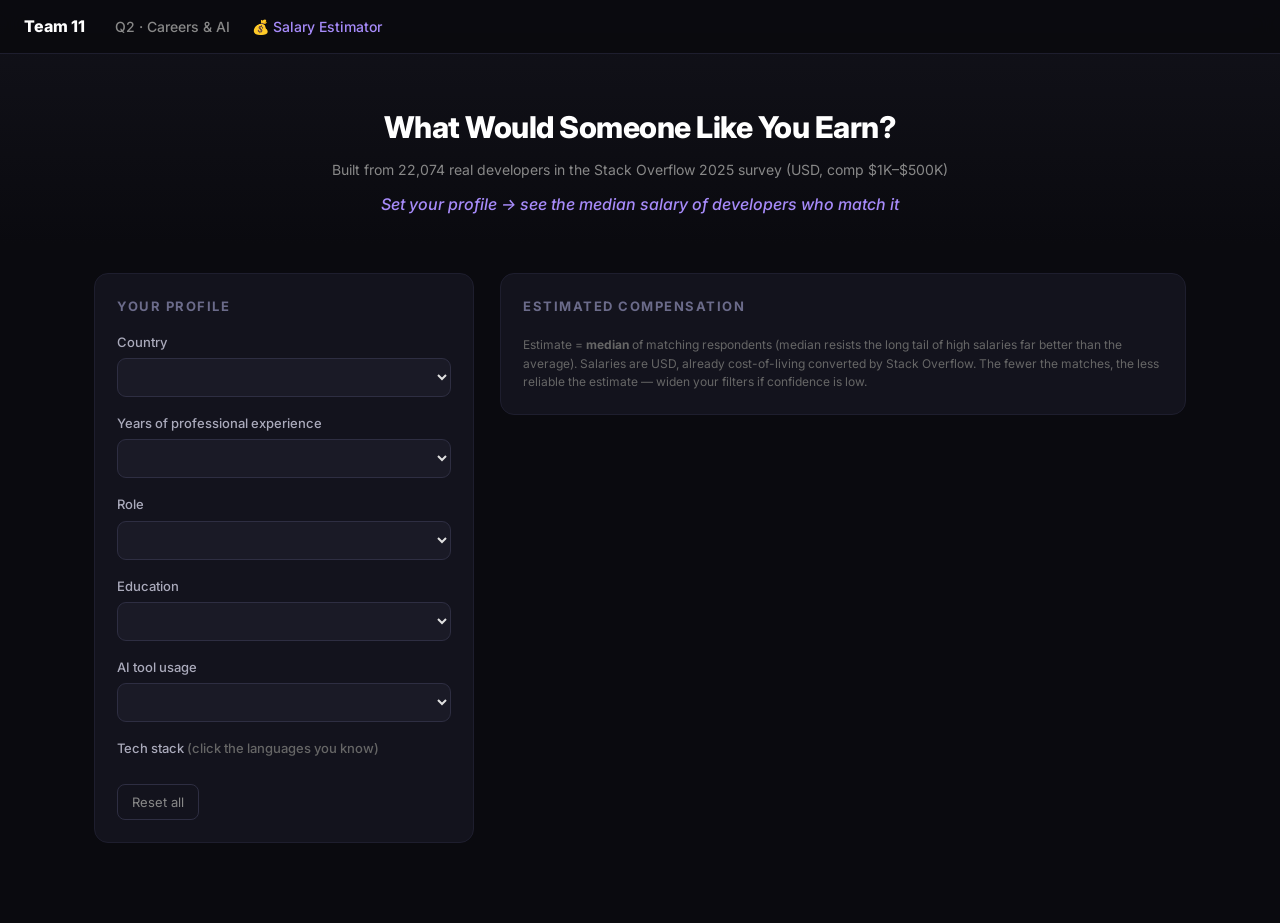
<file: viz/salary.html>
<!DOCTYPE html>
<html lang="en">
<head>
<meta charset="UTF-8">
<meta name="viewport" content="width=device-width, initial-scale=1.0">
<title>Salary Estimator · What Would Someone Like You Earn?</title>
<script src="https://d3js.org/d3.v7.min.js"></script>
<style>
  @import url('https://fonts.googleapis.com/css2?family=Inter:wght@300;400;500;600;700;800&display=swap');
  * { margin:0; padding:0; box-sizing:border-box; }
  body { font-family:'Inter',-apple-system,sans-serif; background:#0a0a0f; color:#e0e0e0; line-height:1.55; }
  .nav { position:fixed; top:0; left:0; right:0; z-index:100; background:rgba(10,10,15,.92);
    backdrop-filter:blur(10px); border-bottom:1px solid #1e1e2e; padding:14px 24px; display:flex; gap:22px; align-items:center; }
  .nav .logo { font-weight:800; color:#fff; margin-right:8px; }
  .nav a { color:#888; text-decoration:none; font-size:14px; font-weight:500; }
  .nav a:hover,.nav a.active { color:#a78bfa; }
  .header { text-align:center; padding:104px 24px 28px; background:linear-gradient(180deg,#12121a,#0a0a0f); }
  .header h1 { font-size:30px; font-weight:800; color:#fff; margin-bottom:8px; letter-spacing:-.5px; }
  .header .subtitle { font-size:14px; color:#888; }
  .header .question { font-size:16px; color:#a78bfa; font-weight:500; margin-top:12px; font-style:italic; }

  .wrap { max-width:1140px; margin:0 auto; padding:28px 24px 80px; display:grid; grid-template-columns:380px 1fr; gap:26px; align-items:start; }
  @media (max-width:880px){ .wrap{ grid-template-columns:1fr; } }
  .card { background:#13131d; border:1px solid #1e1e2e; border-radius:14px; padding:22px; }
  .card h2 { font-size:13px; font-weight:700; color:#6b6b8a; letter-spacing:1.5px; text-transform:uppercase; margin-bottom:16px; }
  .field { margin-bottom:16px; }
  .field label { display:block; font-size:13px; color:#aab; margin-bottom:6px; font-weight:500; }
  select { width:100%; font:inherit; font-size:14px; background:#1a1a26; color:#e0e0e0; border:1px solid #2e2e42; border-radius:9px; padding:9px 11px; cursor:pointer; }
  .chips { display:flex; flex-wrap:wrap; gap:6px; }
  .chip { font-size:12px; font-weight:500; color:#aaa; background:#1a1a26; border:1px solid #2e2e42; border-radius:7px; padding:5px 9px; cursor:pointer; transition:all .12s; user-select:none; }
  .chip:hover { border-color:#4a4a64; }
  .chip.on { background:rgba(167,139,250,.18); border-color:#a78bfa; color:#d6c9fb; }
  .reset { font:inherit; font-size:13px; color:#888; background:transparent; border:1px solid #2e2e42; border-radius:8px; padding:7px 14px; cursor:pointer; margin-top:4px; }
  .reset:hover { color:#a78bfa; border-color:#a78bfa; }

  .result-hero { display:flex; align-items:baseline; gap:14px; flex-wrap:wrap; }
  .result-hero .big { font-size:54px; font-weight:800; color:#fff; letter-spacing:-1px; }
  .result-hero .lbl { font-size:14px; color:#888; }
  .result-sub { font-size:14px; color:#b0b0c0; margin-top:6px; }
  .result-sub b { color:#fff; }
  .meta { display:flex; gap:26px; flex-wrap:wrap; margin-top:18px; }
  .meta .m .v { font-size:21px; font-weight:700; color:#fff; }
  .meta .m .k { font-size:12px; color:#888; }
  .conf { display:inline-block; padding:3px 9px; border-radius:6px; font-size:12px; font-weight:600; margin-left:6px; }
  .conf.high { background:rgba(74,222,128,.15); color:#4ade80; }
  .conf.mid  { background:rgba(251,191,36,.15); color:#fbbf24; }
  .conf.low  { background:rgba(248,113,113,.15); color:#f87171; }
  .premium { margin-top:18px; font-size:14px; background:rgba(167,139,250,.08); border-left:3px solid #a78bfa; padding:12px 16px; border-radius:0 8px 8px 0; color:#c9bdf2; }
  .premium b { color:#fff; }
  .premium .pos { color:#4ade80; font-weight:700; } .premium .neg { color:#f87171; font-weight:700; }
  .empty { color:#f87171; font-size:15px; padding:30px 0; text-align:center; }
  svg text { font-family:'Inter',sans-serif; }
  .axis text { fill:#888; font-size:11px; } .axis path,.axis line{ stroke:#2a2a3a; }
  .tooltip { position:fixed; background:#1e1e2e; border:1px solid #333; border-radius:8px; padding:9px 12px; font-size:12px; color:#e0e0e0; pointer-events:none; opacity:0; transition:opacity .12s; z-index:1000; box-shadow:0 6px 24px rgba(0,0,0,.55); }
  .note { font-size:12px; color:#666; margin-top:20px; }
</style>
</head>
<body>
<nav class="nav">
  <span class="logo">Team 11</span>
  <a href="q2.html">Q2 · Careers & AI</a>
  <a href="salary.html" class="active">💰 Salary Estimator</a>
</nav>

<header class="header">
  <h1>What Would Someone Like You Earn?</h1>
  <div class="subtitle">Built from 22,074 real developers in the Stack Overflow 2025 survey (USD, comp $1K–$500K)</div>
  <div class="question">Set your profile → see the median salary of developers who match it</div>
</header>

<div class="wrap">
  <!-- INPUTS -->
  <div class="card">
    <h2>Your profile</h2>
    <div class="field"><label>Country</label><select id="country"></select></div>
    <div class="field"><label>Years of professional experience</label><select id="exp"></select></div>
    <div class="field"><label>Role</label><select id="role"></select></div>
    <div class="field"><label>Education</label><select id="edu"></select></div>
    <div class="field"><label>AI tool usage</label><select id="ai"></select></div>
    <div class="field"><label>Tech stack <span style="color:#666">(click the languages you know)</span></label>
      <div class="chips" id="langs"></div></div>
    <button class="reset" id="reset">Reset all</button>
  </div>

  <!-- OUTPUT -->
  <div class="card" id="out">
    <h2>Estimated compensation</h2>
    <div id="result"></div>
    <div id="hist"></div>
    <div class="note">Estimate = <b>median</b> of matching respondents (median resists the long tail of high
      salaries far better than the average). Salaries are USD, already cost-of-living converted by Stack Overflow.
      The fewer the matches, the less reliable the estimate — widen your filters if confidence is low.</div>
  </div>
</div>

<div class="tooltip" id="tt"></div>

<script>
const tt=d3.select("#tt");
const fmt$=d=>"$"+d3.format(",")(Math.round(d));
function showTT(h,e){tt.html(h).style("opacity",1).style("left",(e.clientX+14)+"px").style("top",(e.clientY+14)+"px");}
function hideTT(){tt.style("opacity",0);}
const EXP_BUCKETS=[["0-2",0,2],["3-5",3,5],["6-10",6,10],["11-15",11,15],["16-20",16,20],["21+",21,99]];

d3.json("data/salary_pool.json").then(D=>{
  const ROWS=D.rows; // [ci, exp, [r], [l], ei, ai, comp]
  // populate selects
  const optAny=(sel,items,labels)=>{
    const s=d3.select(sel); s.append("option").attr("value","").text("Any");
    items.forEach((it,i)=>s.append("option").attr("value",i).text(labels?labels(it,i):it));
  };
  // country dropdown: option value = original pool index (used by the filter);
  // display order puts South Korea first for easy finding, rest by frequency.
  const clabel=c=>c==="United States of America"?"United States":
    c==="United Kingdom of Great Britain and Northern Ireland"?"United Kingdom":c;
  const csel=d3.select("#country");
  csel.append("option").attr("value","").text("Any");
  D.countries.map((c,i)=>[i,clabel(c)])
    .sort((a,b)=>(b[1]==="South Korea")-(a[1]==="South Korea"))
    .forEach(([i,lab])=>csel.append("option").attr("value",i).text(lab));
  const expSel=d3.select("#exp"); expSel.append("option").attr("value","").text("Any");
  EXP_BUCKETS.forEach((b,i)=>expSel.append("option").attr("value",i).text(b[0]+" yr"));
  optAny("#role", D.roles);
  optAny("#edu", D.edus);
  const aiSel=d3.select("#ai");
  [["","Any"],["2","Daily AI user"],["1","Occasional AI user"],["0","Non-user"]].forEach(([v,t])=>
    aiSel.append("option").attr("value",v).text(t));
  // language chips
  const selLangs=new Set();
  d3.select("#langs").selectAll("span").data(D.langs).join("span").attr("class","chip").text(d=>d)
    .on("click",function(ev,d){ const i=D.langs.indexOf(d);
      if(selLangs.has(i)){selLangs.delete(i); d3.select(this).classed("on",false);}
      else {selLangs.add(i); d3.select(this).classed("on",true);} update(); });

  const state={country:"",exp:"",role:"",edu:"",ai:""};
  ["country","exp","role","edu","ai"].forEach(k=>d3.select("#"+k).on("change",function(){state[k]=this.value; update();}));
  d3.select("#reset").on("click",()=>{
    Object.keys(state).forEach(k=>{state[k]=""; d3.select("#"+k).property("value","");});
    selLangs.clear(); d3.selectAll("#langs .chip").classed("on",false); update();
  });

  // filter helper (optionally ignoring the AI filter, for the premium calc)
  function filter(ignoreAI){
    const ci=state.country===""?null:+state.country;
    const eb=state.exp===""?null:EXP_BUCKETS[+state.exp];
    const ri=state.role===""?null:+state.role;
    const ei=state.edu===""?null:+state.edu;
    const ai=(ignoreAI||state.ai==="")?null:+state.ai;
    const langs=[...selLangs];
    const out=[];
    for(const r of ROWS){
      if(ci!==null && r[0]!==ci) continue;
      if(eb!==null && (r[1]===null || r[1]<eb[1] || r[1]>eb[2])) continue;
      if(ri!==null && !r[2].includes(ri)) continue;
      if(ei!==null && r[4]!==ei) continue;
      if(ai!==null && r[5]!==ai) continue;
      if(langs.length && !langs.every(l=>r[3].includes(l))) continue;
      out.push(r);
    }
    return out;
  }
  const median=a=>{ if(!a.length) return null; const s=[...a].sort((x,y)=>x-y); const m=s.length>>1;
    return s.length%2?s[m]:(s[m-1]+s[m])/2; };
  const quantile=(a,q)=>{ const s=[...a].sort((x,y)=>x-y); const i=(s.length-1)*q; const lo=Math.floor(i);
    return s[lo]+(s[Math.ceil(i)]-s[lo])*(i-lo); };
  const mean=a=>a.reduce((s,x)=>s+x,0)/a.length;

  function update(){
    const cohort=filter(false);
    const comps=cohort.map(r=>r[6]);
    const res=d3.select("#result"); d3.select("#hist").html("");
    if(comps.length===0){ res.html(`<div class="empty">No developers in the survey match this exact profile.<br>Try removing a filter (especially country + many languages).</div>`); return; }
    const med=median(comps), q1=quantile(comps,.25), q3=quantile(comps,.75), avg=mean(comps), n=comps.length;
    const conf= n>=120?["high","High confidence"]: n>=30?["mid","Medium confidence"]:["low","Low confidence — widen filters"];
    res.html(`
      <div class="result-hero"><span class="big">${fmt$(med)}</span><span class="lbl">median / year</span></div>
      <div class="result-sub">Typical range <b>${fmt$(q1)}</b> – <b>${fmt$(q3)}</b> (middle 50%) · average ${fmt$(avg)}</div>
      <div class="meta">
        <div class="m"><div class="v">${n.toLocaleString()}</div><div class="k">matching developers <span class="conf ${conf[0]}">${conf[1]}</span></div></div>
        <div class="m"><div class="v">${fmt$(quantile(comps,.1))}</div><div class="k">10th percentile</div></div>
        <div class="m"><div class="v">${fmt$(quantile(comps,.9))}</div><div class="k">90th percentile</div></div>
      </div>`);

    // AI premium within this cohort (ignore the AI filter, compare daily vs non-user)
    const base=filter(true);
    const daily=base.filter(r=>r[5]===2).map(r=>r[6]);
    const non=base.filter(r=>r[5]===0).map(r=>r[6]);
    if(daily.length>=15 && non.length>=15){
      const md=median(daily), mn=median(non), prem=Math.round((md/mn-1)*1000)/10;
      const cls=prem>=0?"pos":"neg", sign=prem>=0?"+":"";
      // Only a country-controlled comparison is like-for-like. Pooled across countries
      // this number is distorted by the geography illusion (the core Q2 finding).
      if(state.country!==""){
        res.append("div").attr("class","premium").html(
          `<b>AI premium in this group:</b> daily AI users earn <span class="${cls}">${sign}${prem}%</span> `+
          `(${fmt$(md)} vs ${fmt$(mn)} for non-users · n=${daily.length}/${non.length}). `+
          `This is a like-for-like, same-country comparison — consistent with the main finding that AI users tend to earn more.`);
      } else {
        res.append("div").attr("class","premium").html(
          `<b>⚠️ The geography illusion:</b> pooled across all countries, daily AI users <i>appear</i> to earn `+
          `<span class="${cls}">${sign}${prem}%</span> (${fmt$(md)} vs ${fmt$(mn)} · n=${daily.length}/${non.length}) — `+
          `but that's because AI-eager developers cluster in lower-income economies. `+
          `<b>Pick a country</b> for a fair comparison and the sign usually flips positive (see Q2, Scene 2).`);
      }
    }
    drawHist(comps, med);
  }

  function drawHist(comps, med){
    const W=720,H=240,m={t:16,r:20,b:38,l:20};
    const svg=d3.select("#hist").append("svg").attr("viewBox",`0 0 ${W} ${H}`).style("width","100%").style("margin-top","22px");
    const x=d3.scaleLinear().domain([0,d3.min([d3.max(comps),300000])]).range([m.l,W-m.r]).nice();
    const bins=d3.bin().domain(x.domain()).thresholds(28)(comps);
    const y=d3.scaleLinear().domain([0,d3.max(bins,b=>b.length)]).range([H-m.b,m.t]);
    svg.append("g").attr("class","axis").attr("transform",`translate(0,${H-m.b})`)
      .call(d3.axisBottom(x).ticks(6).tickFormat(d=>"$"+d3.format(".0f")(d/1000)+"K"));
    svg.selectAll("rect").data(bins).join("rect")
      .attr("x",b=>x(b.x0)+1).attr("width",b=>Math.max(0,x(b.x1)-x(b.x0)-2))
      .attr("y",b=>y(b.length)).attr("height",b=>y(0)-y(b.length)).attr("fill","#a78bfa").attr("opacity",.55).attr("rx",2)
      .on("mousemove",(ev,b)=>showTT(`<strong>${fmt$(b.x0)}–${fmt$(b.x1)}</strong><br>${b.length} developers`,ev))
      .on("mouseleave",hideTT)
      .attr("height",0).attr("y",y(0)).transition().duration(500).delay((b,i)=>i*12)
      .attr("y",b=>y(b.length)).attr("height",b=>y(0)-y(b.length));
    // median marker
    svg.append("line").attr("x1",x(Math.min(med,x.domain()[1]))).attr("x2",x(Math.min(med,x.domain()[1])))
      .attr("y1",m.t-4).attr("y2",H-m.b).attr("stroke","#4ade80").attr("stroke-width",2).attr("stroke-dasharray","4 3");
    svg.append("text").attr("x",x(Math.min(med,x.domain()[1]))).attr("y",m.t-6).attr("text-anchor","middle")
      .attr("fill","#4ade80").attr("font-size",11).attr("font-weight",600).text("median "+fmt$(med));
  }

  update();
});
</script>
</body>
</html>
</file>
